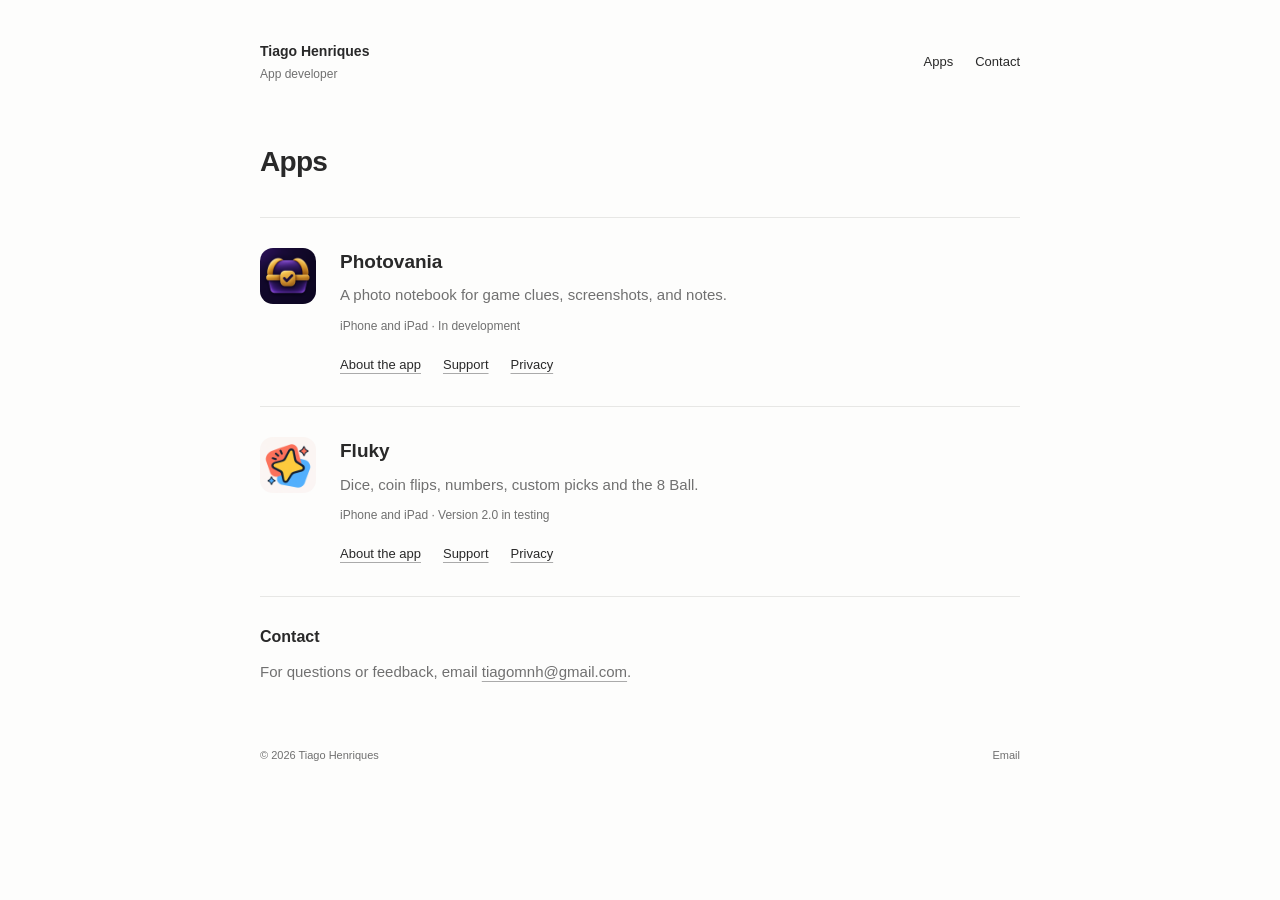
<file: index.html>
<!doctype html><html lang="en"><head><meta charset="utf-8"><meta name="viewport" content="width=device-width, initial-scale=1"><meta name="description" content="Apps by Tiago Henriques."><title>Tiago Henriques — Apps</title><link rel="icon" href="./assets/photovania-icon.png"><link rel="stylesheet" href="./style.css"></head><body><a class="skip" href="#main">Skip to content</a><header class="header wrap"><a class="wordmark" href="./">Tiago Henriques<span>App developer</span></a><nav aria-label="Main navigation"><a href="./#apps">Apps</a><a href="mailto:tiagomnh@gmail.com">Contact</a></nav></header><main id="main"><section class="intro wrap"><h1>Apps</h1></section><section id="apps" class="wrap"><article class="app-row"><img class="icon" src="assets/photovania-icon.png" width="56" height="56" alt=""><div><h2><a href="photovania/">Photovania</a></h2><p>A photo notebook for game clues, screenshots, and notes.</p><p class="small">iPhone and iPad · In development</p><div class="links"><a href="photovania/">About the app</a><a href="photovania/support/">Support</a><a href="photovania/privacy/">Privacy</a></div></div></article><article class="app-row"><picture><source srcset="assets/fluky/icon-dark.png" media="(prefers-color-scheme: dark)"><img class="icon" src="assets/fluky/icon.png" width="56" height="56" alt=""></picture><div><h2><a href="fluky/">Fluky</a></h2><p>Dice, coin flips, numbers, custom picks and the 8 Ball.</p><p class="small">iPhone and iPad · Version 2.0 in testing</p><div class="links"><a href="fluky/">About the app</a><a href="fluky/support/">Support</a><a href="fluky/privacy/">Privacy</a></div></div></article></section><section class="contact wrap"><h2>Contact</h2><p>For questions or feedback, email <a href="mailto:tiagomnh@gmail.com">tiagomnh@gmail.com</a>.</p></section></main><footer class="wrap"><span>© 2026 Tiago Henriques</span><a href="mailto:tiagomnh@gmail.com">Email</a></footer></body></html>
</file>
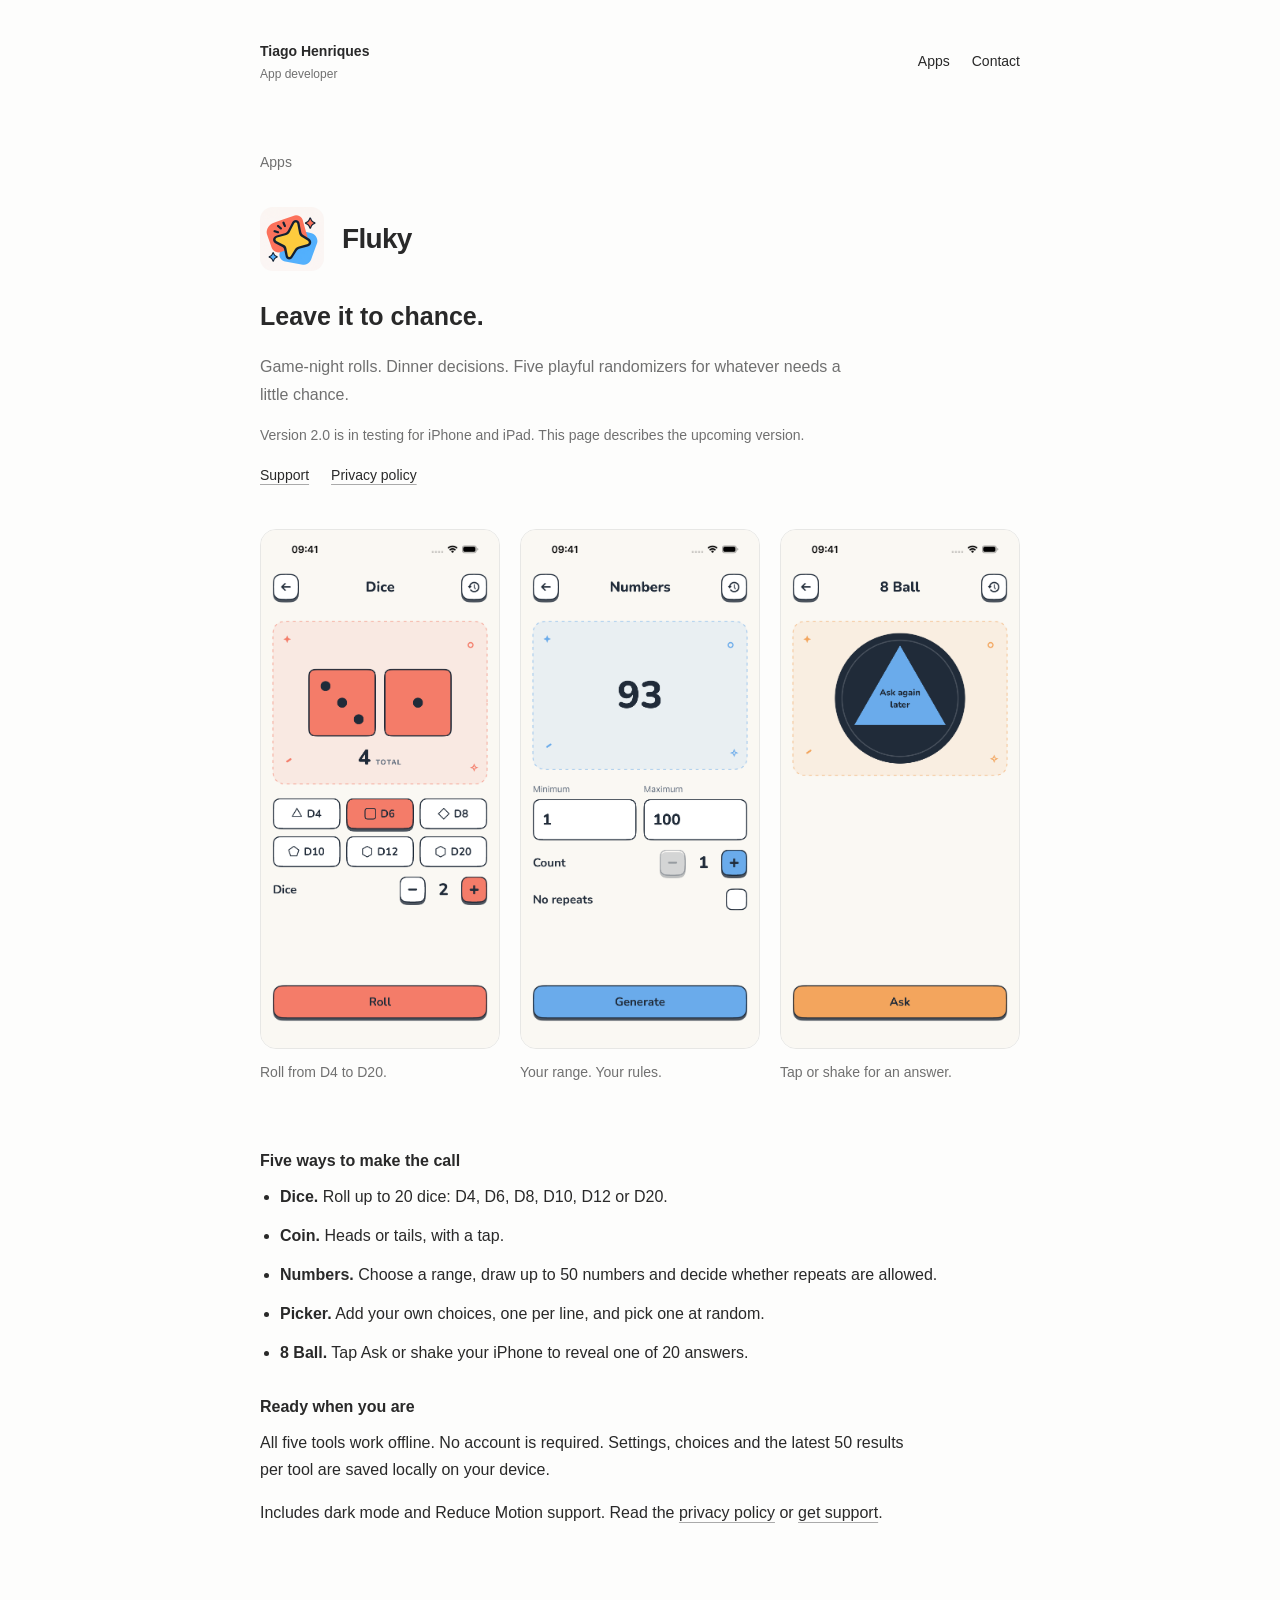
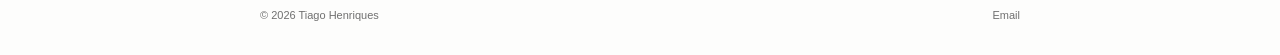
<file: fluky/index.html>
<!doctype html>
<html lang="en">
<head>
<meta charset="utf-8">
<meta name="viewport" content="width=device-width, initial-scale=1">
<meta name="description" content="Dice, coin flips, random numbers, custom-list picking and the 8 Ball for iPhone and iPad.">
<title>Fluky — Leave it to chance — Tiago Henriques</title>
<link rel="canonical" href="https://apps.tiagomnh.com/fluky/">
<link rel="icon" href="../assets/fluky/icon.png">
<link rel="stylesheet" href="../style.css">
</head>
<body class="fluky-page">
<a class="skip" href="#main">Skip to content</a>
<header class="header wrap">
<a class="wordmark" href="../">Tiago Henriques<span>App developer</span></a>
<nav aria-label="Main navigation"><a href="../#apps">Apps</a><a href="mailto:tiagomnh@gmail.com">Contact</a></nav>
</header>
<main id="main">
<section class="product-intro wrap">
<a class="back" href="../">Apps</a>
<div class="product-title"><picture><source srcset="../assets/fluky/icon-dark.png" media="(prefers-color-scheme: dark)"><img class="icon" src="../assets/fluky/icon.png" width="64" height="64" alt=""></picture><h1>Fluky</h1></div>
<p class="fluky-tagline">Leave it to chance.</p>
<p>Game-night rolls. Dinner decisions. Five playful randomizers for whatever needs a little chance.</p>
<p class="small">Version 2.0 is in testing for iPhone and iPad. This page describes the upcoming version.</p>
<div class="links"><a href="support/">Support</a><a href="privacy/">Privacy policy</a></div>
</section>
<section class="wrap screenshots" aria-label="Fluky screenshots">
<figure><a class="screenshot-link" href="../assets/fluky/dice.png"><img src="../assets/fluky/dice.png" width="1206" height="2622" alt="Fluky's dice roller showing two large dice and their total" loading="lazy"></a><figcaption>Roll from D4 to D20.</figcaption></figure>
<figure><a class="screenshot-link" href="../assets/fluky/numbers.png"><img src="../assets/fluky/numbers.png" width="1206" height="2622" alt="A generated number with minimum, maximum, count and no-repeats settings" loading="lazy"></a><figcaption>Your range. Your rules.</figcaption></figure>
<figure><a class="screenshot-link" href="../assets/fluky/eight-ball.png"><img src="../assets/fluky/eight-ball.png" width="1206" height="2622" alt="An 8 Ball revealing an answer, with an Ask button and no question-entry field" loading="lazy"></a><figcaption>Tap or shake for an answer.</figcaption></figure>
</section>
<section class="wrap information">
<h2>Five ways to make the call</h2>
<ul class="fluky-tools">
<li><strong>Dice.</strong> Roll up to 20 dice: D4, D6, D8, D10, D12 or D20.</li>
<li><strong>Coin.</strong> Heads or tails, with a tap.</li>
<li><strong>Numbers.</strong> Choose a range, draw up to 50 numbers and decide whether repeats are allowed.</li>
<li><strong>Picker.</strong> Add your own choices, one per line, and pick one at random.</li>
<li><strong>8 Ball.</strong> Tap Ask or shake your iPhone to reveal one of 20 answers.</li>
</ul>
<h2>Ready when you are</h2>
<p>All five tools work offline. No account is required. Settings, choices and the latest 50 results per tool are saved locally on your device.</p>
<p>Includes dark mode and Reduce Motion support. Read the <a href="privacy/">privacy policy</a> or <a href="support/">get support</a>.</p>
</section>
</main>
<footer class="wrap"><span>© 2026 Tiago Henriques</span><a href="mailto:tiagomnh@gmail.com">Email</a></footer>
</body>
</html>
</file>
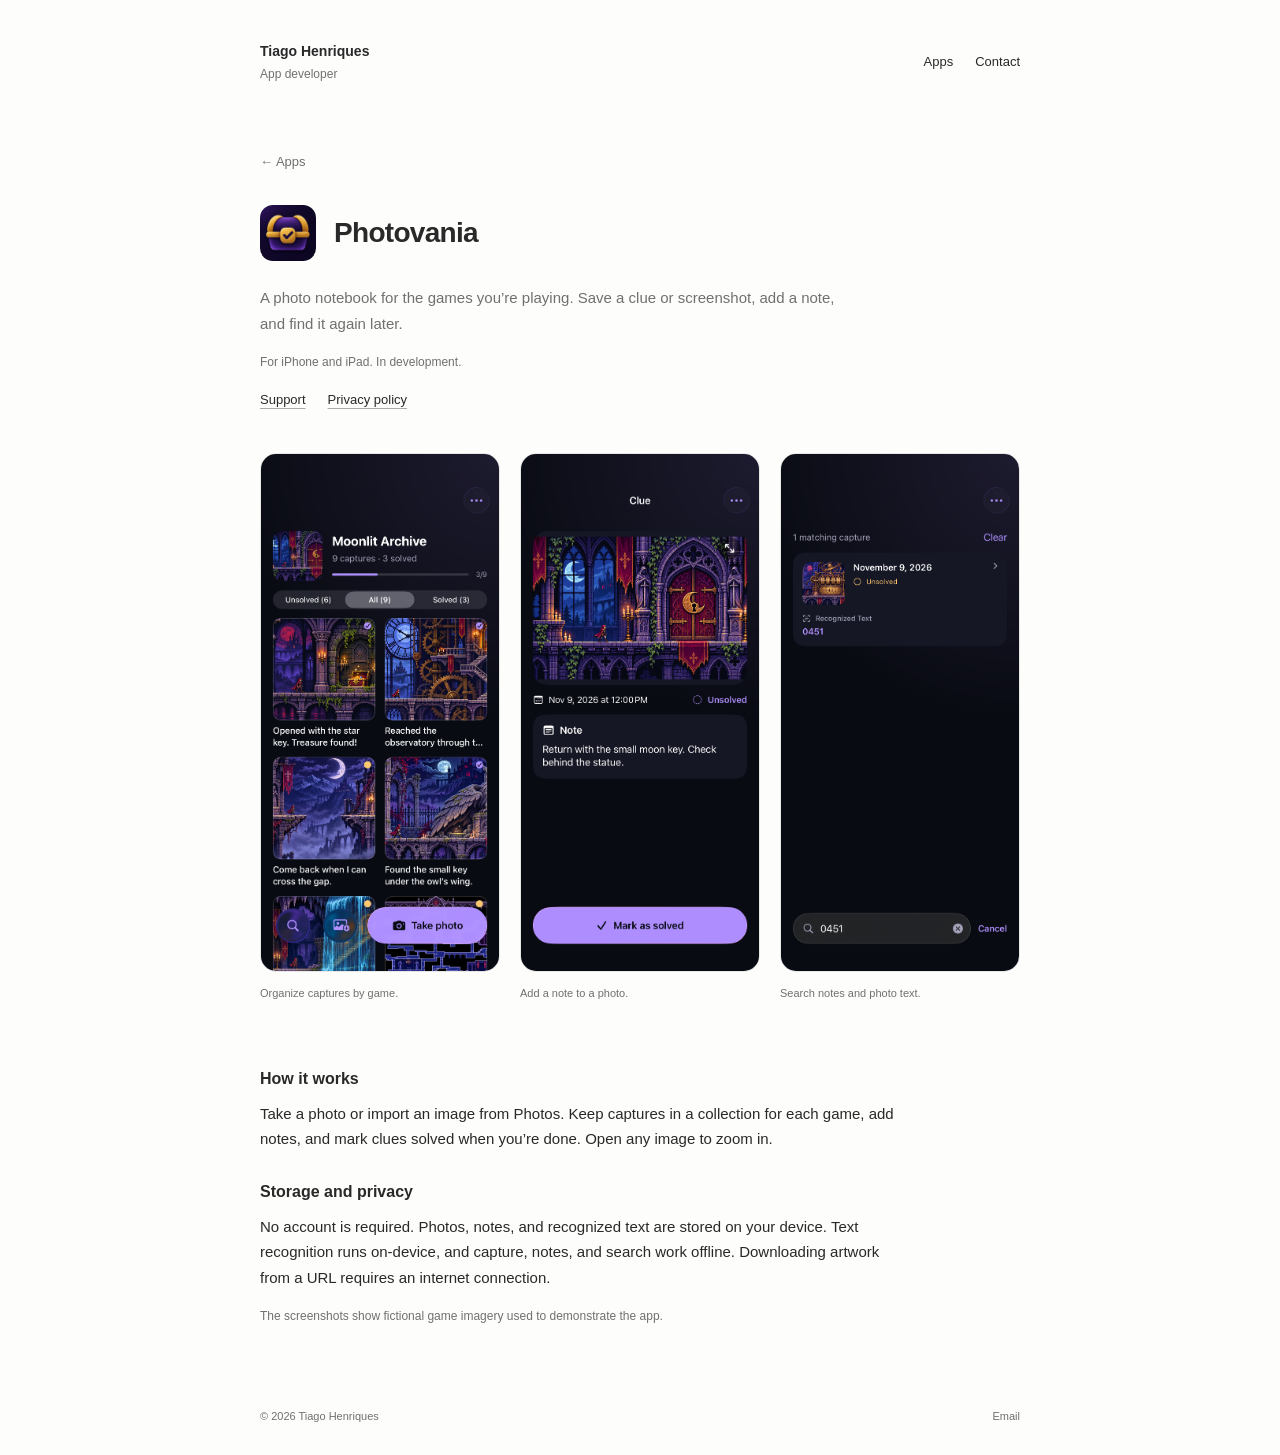
<file: photovania/index.html>
<!doctype html><html lang="en"><head><meta charset="utf-8"><meta name="viewport" content="width=device-width, initial-scale=1"><meta name="description" content="Save game clues, add notes, and find your way back with Photovania."><title>Photovania — Tiago Henriques</title><link rel="icon" href="../assets/photovania-icon.png"><link rel="stylesheet" href="../style.css"></head><body><a class="skip" href="#main">Skip to content</a><header class="header wrap"><a class="wordmark" href="../">Tiago Henriques<span>App developer</span></a><nav aria-label="Main navigation"><a href="../#apps">Apps</a><a href="mailto:tiagomnh@gmail.com">Contact</a></nav></header><main id="main"><section class="product-intro wrap"><a class="back" href="../">← Apps</a><div class="product-title"><img class="icon" src="../assets/photovania-icon.png" width="56" height="56" alt=""><h1>Photovania</h1></div><p>A photo notebook for the games you’re playing. Save a clue or screenshot, add a note, and find it again later.</p><p class="small">For iPhone and iPad. In development.</p><div class="links"><a href="support/">Support</a><a href="privacy/">Privacy policy</a></div></section><section class="wrap screenshots" aria-label="App screenshots"><figure><a class="screenshot-link" href="../assets/ui-collection.png" aria-label="Enlarge screenshot: Game collection with saved photos and solved progress"><img src="../assets/ui-collection.png" width="1206" height="2622" alt="Game collection with saved photos and solved progress"></a><figcaption>Organize captures by game.</figcaption></figure><figure><a class="screenshot-link" href="../assets/ui-notes.png" aria-label="Enlarge screenshot: Saved photo with a note about a moon key"><img src="../assets/ui-notes.png" width="1206" height="2622" alt="Saved photo with a note about a moon key"></a><figcaption>Add a note to a photo.</figcaption></figure><figure><a class="screenshot-link" href="../assets/ui-search.png" aria-label="Enlarge screenshot: Search results for text recognized in a photo"><img src="../assets/ui-search.png" width="1206" height="2622" alt="Search results for text recognized in a photo"></a><figcaption>Search notes and photo text.</figcaption></figure></section><section class="wrap information"><h2>How it works</h2><p>Take a photo or import an image from Photos. Keep captures in a collection for each game, add notes, and mark clues solved when you’re done. Open any image to zoom in.</p><h2>Storage and privacy</h2><p>No account is required. Photos, notes, and recognized text are stored on your device. Text recognition runs on-device, and capture, notes, and search work offline. Downloading artwork from a URL requires an internet connection.</p><p class="small">The screenshots show fictional game imagery used to demonstrate the app.</p></section></main><dialog class="image-viewer" aria-label="Expanded app screenshot"><form method="dialog"><button autofocus aria-label="Close screenshot">Close</button></form><img alt=""></dialog><script src="../screenshots.js" defer></script><footer class="wrap"><span>© 2026 Tiago Henriques</span><a href="mailto:tiagomnh@gmail.com">Email</a></footer></body></html>
</file>
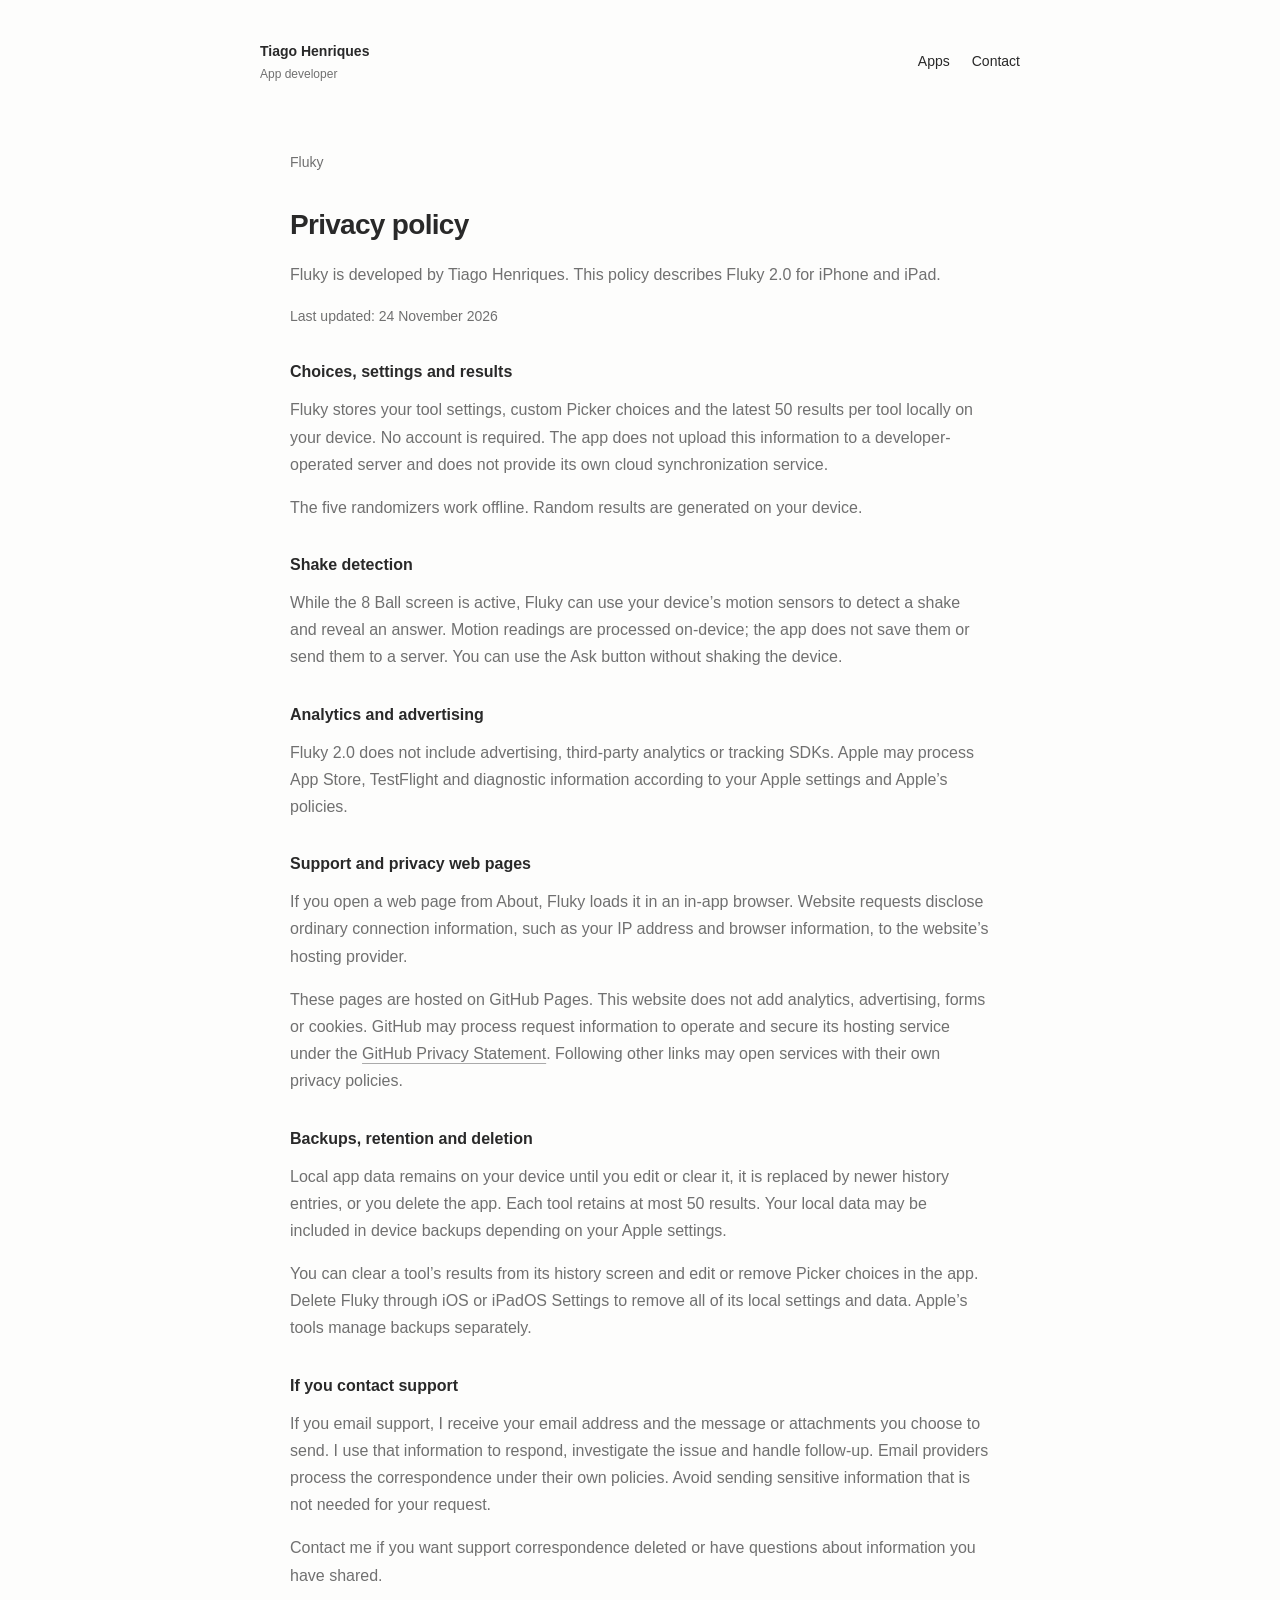
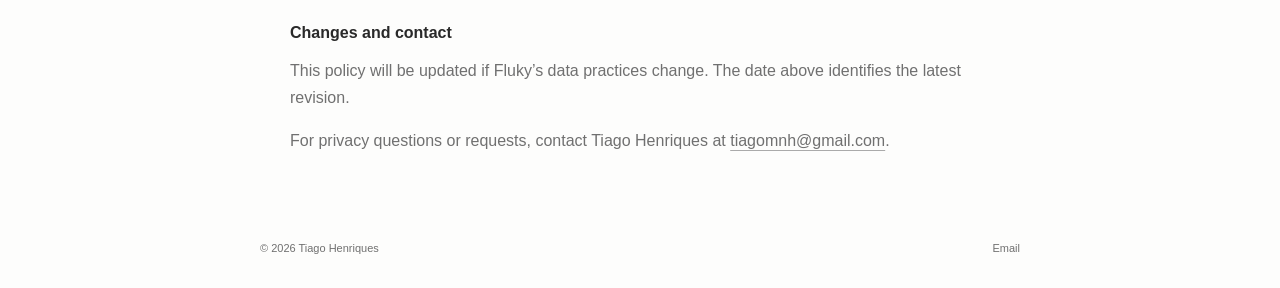
<file: fluky/privacy/index.html>
<!doctype html>
<html lang="en">
<head>
<meta charset="utf-8">
<meta name="viewport" content="width=device-width, initial-scale=1">
<meta name="description" content="How Fluky 2.0 handles choices, random results, motion data and support requests.">
<title>Fluky Privacy Policy — Tiago Henriques</title>
<link rel="canonical" href="https://apps.tiagomnh.com/fluky/privacy/">
<link rel="icon" href="../../assets/fluky/icon.png">
<link rel="stylesheet" href="../../style.css">
</head>
<body class="fluky-page">
<a class="skip" href="#main">Skip to content</a>
<header class="header wrap">
<a class="wordmark" href="../../">Tiago Henriques<span>App developer</span></a>
<nav aria-label="Main navigation"><a href="../../#apps">Apps</a><a href="mailto:tiagomnh@gmail.com">Contact</a></nav>
</header>
<main id="main">
<article class="document wrap">
<a class="back" href="../">Fluky</a>
<h1>Privacy policy</h1>
<p class="lede">Fluky is developed by Tiago Henriques. This policy describes Fluky 2.0 for iPhone and iPad.</p>
<p class="small">Last updated: 24 November 2026</p>
<section><h2>Choices, settings and results</h2><p>Fluky stores your tool settings, custom Picker choices and the latest 50 results per tool locally on your device. No account is required. The app does not upload this information to a developer-operated server and does not provide its own cloud synchronization service.</p><p>The five randomizers work offline. Random results are generated on your device.</p></section>
<section><h2>Shake detection</h2><p>While the 8 Ball screen is active, Fluky can use your device’s motion sensors to detect a shake and reveal an answer. Motion readings are processed on-device; the app does not save them or send them to a server. You can use the Ask button without shaking the device.</p></section>
<section><h2>Analytics and advertising</h2><p>Fluky 2.0 does not include advertising, third-party analytics or tracking SDKs. Apple may process App Store, TestFlight and diagnostic information according to your Apple settings and Apple’s policies.</p></section>
<section><h2>Support and privacy web pages</h2><p>If you open a web page from About, Fluky loads it in an in-app browser. Website requests disclose ordinary connection information, such as your IP address and browser information, to the website’s hosting provider.</p><p>These pages are hosted on GitHub Pages. This website does not add analytics, advertising, forms or cookies. GitHub may process request information to operate and secure its hosting service under the <a href="https://docs.github.com/en/site-policy/privacy-policies/github-general-privacy-statement">GitHub Privacy Statement</a>. Following other links may open services with their own privacy policies.</p></section>
<section><h2>Backups, retention and deletion</h2><p>Local app data remains on your device until you edit or clear it, it is replaced by newer history entries, or you delete the app. Each tool retains at most 50 results. Your local data may be included in device backups depending on your Apple settings.</p><p>You can clear a tool’s results from its history screen and edit or remove Picker choices in the app. Delete Fluky through iOS or iPadOS Settings to remove all of its local settings and data. Apple’s tools manage backups separately.</p></section>
<section><h2>If you contact support</h2><p>If you email support, I receive your email address and the message or attachments you choose to send. I use that information to respond, investigate the issue and handle follow-up. Email providers process the correspondence under their own policies. Avoid sending sensitive information that is not needed for your request.</p><p>Contact me if you want support correspondence deleted or have questions about information you have shared.</p></section>
<section><h2>Changes and contact</h2><p>This policy will be updated if Fluky’s data practices change. The date above identifies the latest revision.</p><p>For privacy questions or requests, contact Tiago Henriques at <a href="mailto:tiagomnh@gmail.com">tiagomnh@gmail.com</a>.</p></section>
</article>
</main>
<footer class="wrap"><span>© 2026 Tiago Henriques</span><a href="mailto:tiagomnh@gmail.com">Email</a></footer>
</body>
</html>
</file>
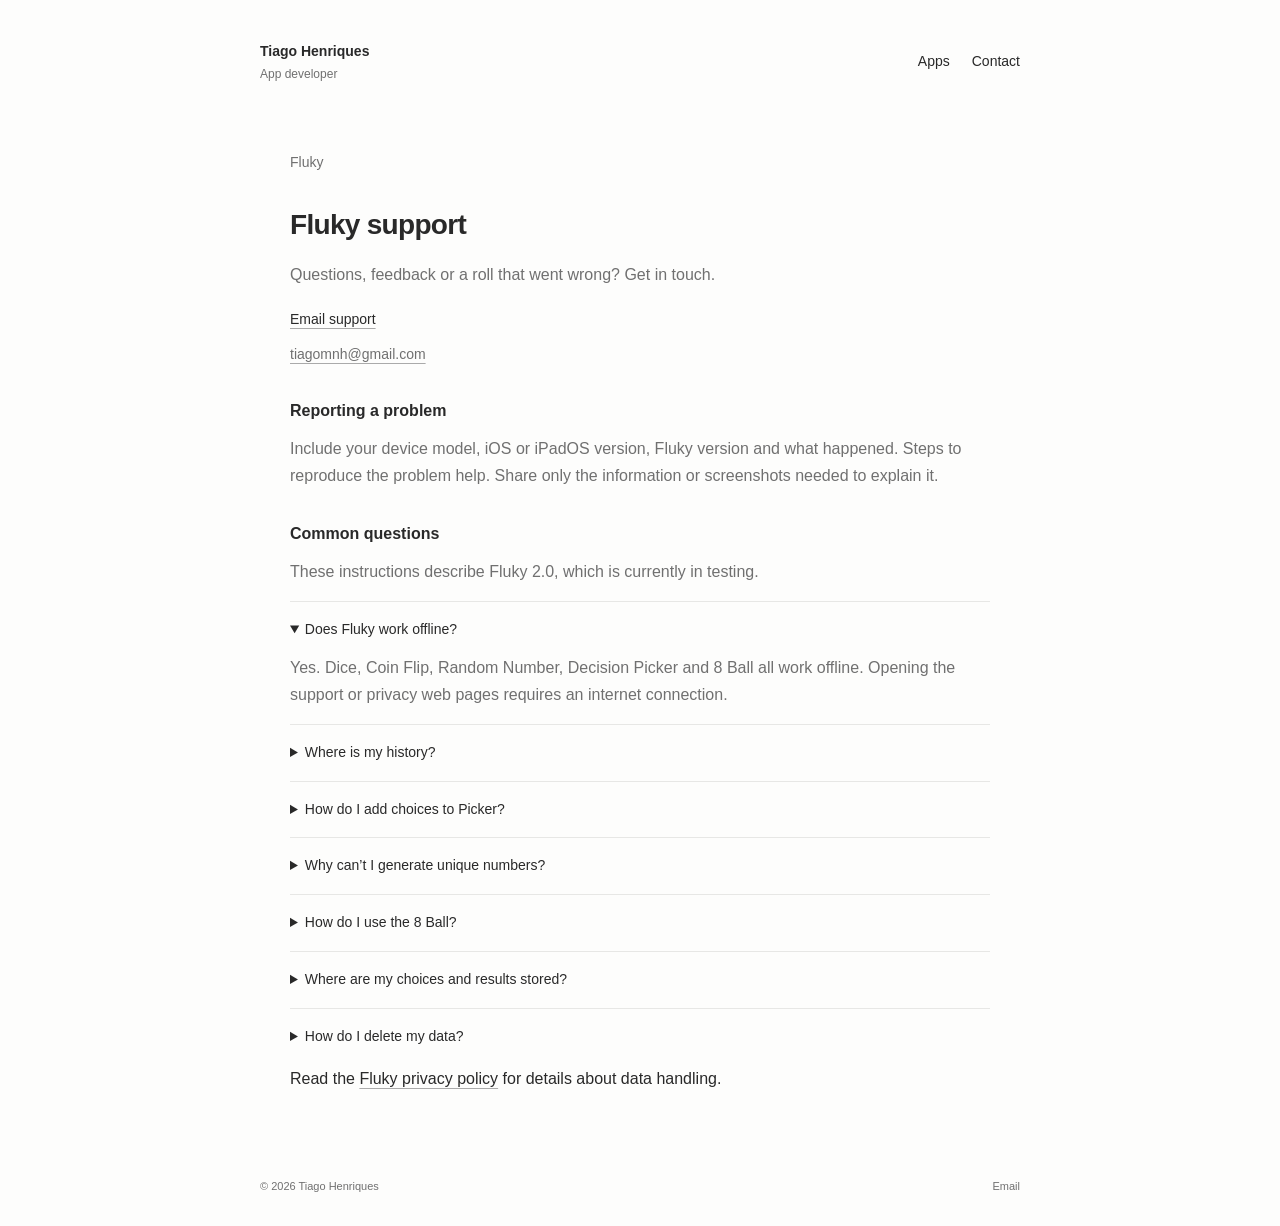
<file: fluky/support/index.html>
<!doctype html>
<html lang="en">
<head>
<meta charset="utf-8">
<meta name="viewport" content="width=device-width, initial-scale=1">
<meta name="description" content="Help, common questions and email support for Fluky.">
<title>Fluky Support — Tiago Henriques</title>
<link rel="canonical" href="https://apps.tiagomnh.com/fluky/support/">
<link rel="icon" href="../../assets/fluky/icon.png">
<link rel="stylesheet" href="../../style.css">
</head>
<body class="fluky-page">
<a class="skip" href="#main">Skip to content</a>
<header class="header wrap">
<a class="wordmark" href="../../">Tiago Henriques<span>App developer</span></a>
<nav aria-label="Main navigation"><a href="../../#apps">Apps</a><a href="mailto:tiagomnh@gmail.com">Contact</a></nav>
</header>
<main id="main">
<article class="document wrap">
<a class="back" href="../">Fluky</a>
<h1>Fluky support</h1>
<p class="lede">Questions, feedback or a roll that went wrong? Get in touch.</p>
<a class="button" href="mailto:tiagomnh@gmail.com?subject=Fluky%20support">Email support</a>
<p class="small"><a href="mailto:tiagomnh@gmail.com">tiagomnh@gmail.com</a></p>
<section><h2>Reporting a problem</h2><p>Include your device model, iOS or iPadOS version, Fluky version and what happened. Steps to reproduce the problem help. Share only the information or screenshots needed to explain it.</p></section>
<section><h2>Common questions</h2>
<p>These instructions describe Fluky 2.0, which is currently in testing.</p>
<details open><summary>Does Fluky work offline?</summary><p>Yes. Dice, Coin Flip, Random Number, Decision Picker and 8 Ball all work offline. Opening the support or privacy web pages requires an internet connection.</p></details>
<details><summary>Where is my history?</summary><p>Open a tool and tap the history button in its top-right corner. Each tool keeps its latest 50 results. Use Clear History in that view to remove that tool’s results.</p></details>
<details><summary>How do I add choices to Picker?</summary><p>Open Decision Picker and enter one choice per line. Tap Pick to choose one at random. You can edit or remove the choices in the same field.</p></details>
<details><summary>Why can’t I generate unique numbers?</summary><p>Your range must contain at least as many whole numbers as the count you request. Increase the range, lower Count or turn off No repeats.</p></details>
<details><summary>How do I use the 8 Ball?</summary><p>Open 8 Ball and tap Ask. You can also shake a supported iPhone while that screen is active. There is no question-entry field. If shaking does not trigger a result, use the Ask button.</p></details>
<details><summary>Where are my choices and results stored?</summary><p>They are saved locally on your device. Fluky does not require an account or provide its own cloud sync. Device backups depend on your Apple settings.</p></details>
<details><summary>How do I delete my data?</summary><p>Clear each tool’s history from its history screen and edit or remove your Picker choices in the app. To remove all local settings and data, delete Fluky through iOS or iPadOS Settings. Device backups are managed separately through Apple’s tools.</p></details>
</section>
<p>Read the <a href="../privacy/">Fluky privacy policy</a> for details about data handling.</p>
</article>
</main>
<footer class="wrap"><span>© 2026 Tiago Henriques</span><a href="mailto:tiagomnh@gmail.com">Email</a></footer>
</body>
</html>
</file>
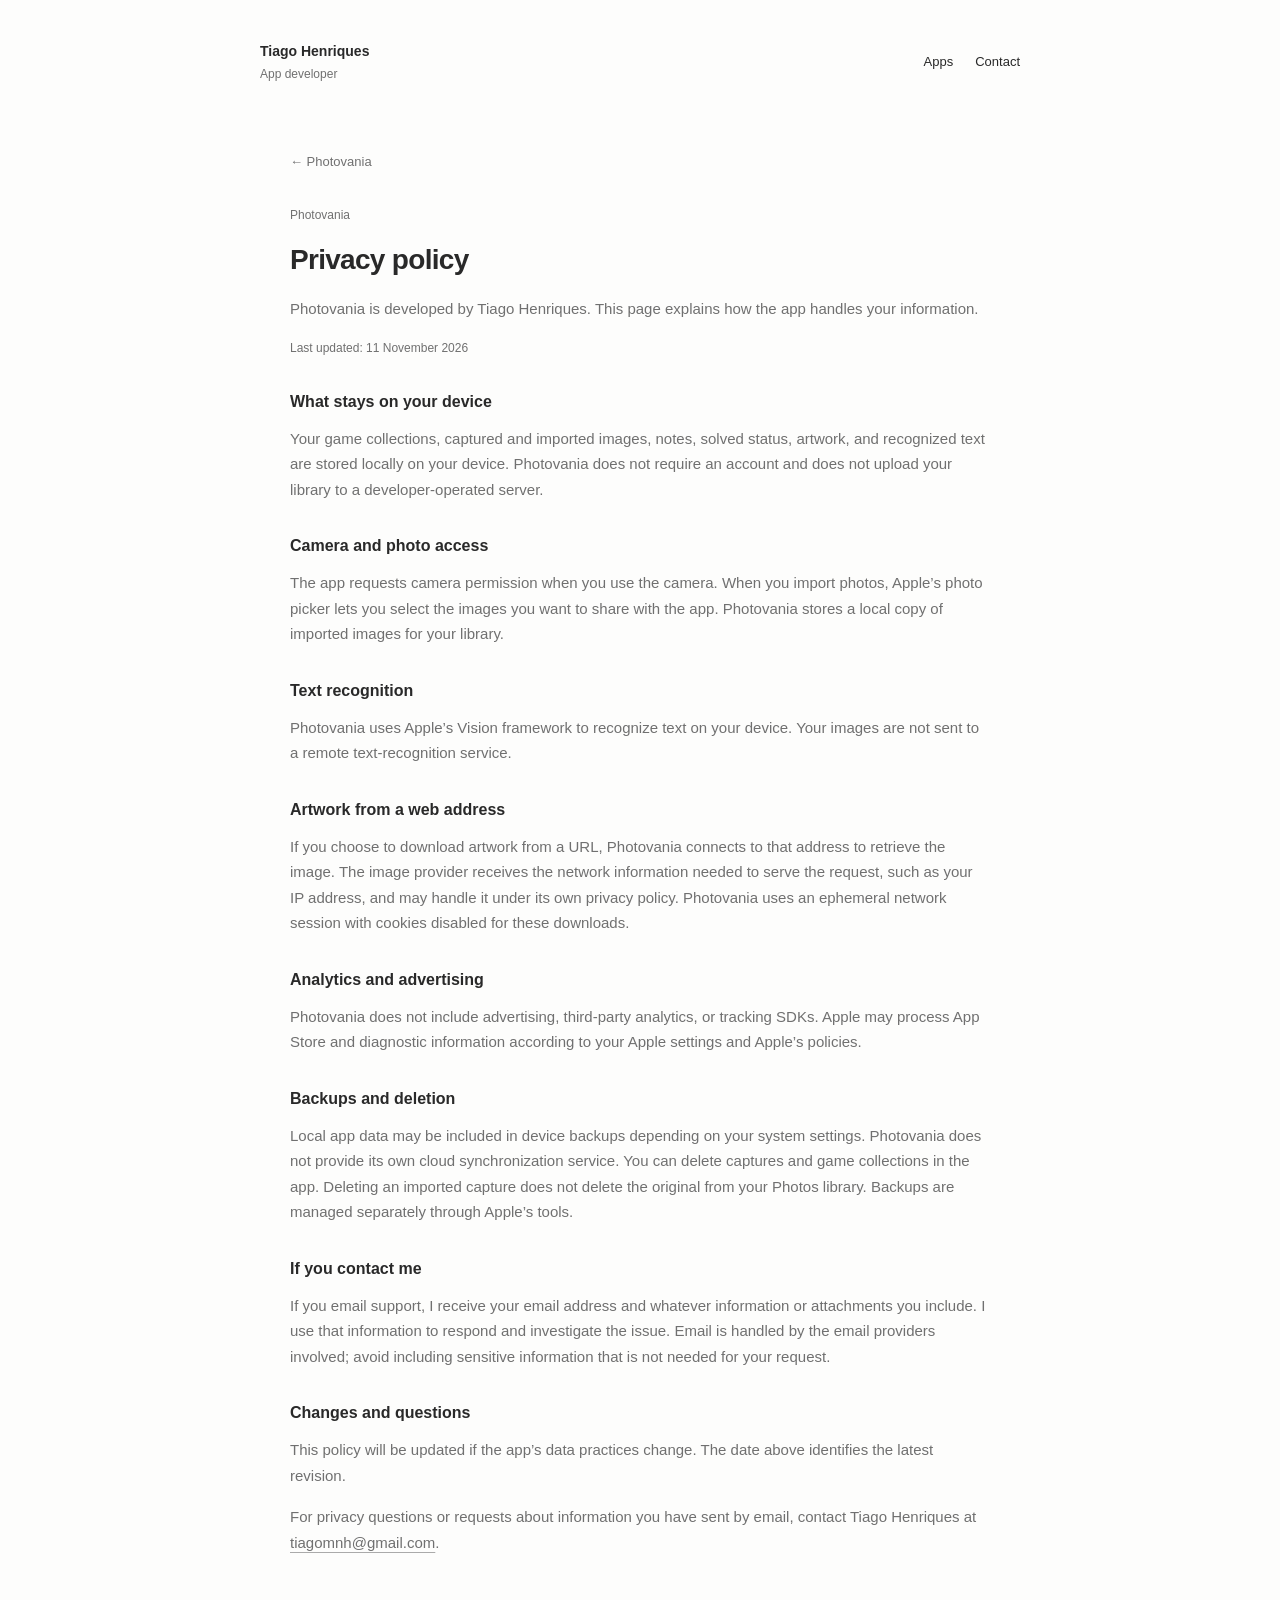
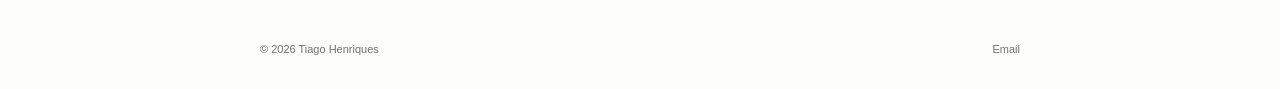
<file: photovania/privacy/index.html>
<!doctype html><html lang="en"><head><meta charset="utf-8"><meta name="viewport" content="width=device-width, initial-scale=1"><meta name="description" content="How Photovania handles your photos, notes, and other information."><title>Photovania Privacy — Tiago Henriques</title><link rel="icon" href="../../assets/photovania-icon.png"><link rel="stylesheet" href="../../style.css"></head><body><a class="skip" href="#main">Skip to content</a><header class="header wrap"><a class="wordmark" href="../../">Tiago Henriques<span>App developer</span></a><nav aria-label="Main navigation"><a href="../../#apps">Apps</a><a href="mailto:tiagomnh@gmail.com">Contact</a></nav></header><main id="main"><article class="document wrap"><a class="back" href="../">← Photovania</a><p class="small">Photovania</p><h1>Privacy policy</h1><p class="lede">Photovania is developed by Tiago Henriques. This page explains how the app handles your information.</p><p class="small">Last updated: 11 November 2026</p><section><h2>What stays on your device</h2><p>Your game collections, captured and imported images, notes, solved status, artwork, and recognized text are stored locally on your device. Photovania does not require an account and does not upload your library to a developer-operated server.</p></section><section><h2>Camera and photo access</h2><p>The app requests camera permission when you use the camera. When you import photos, Apple’s photo picker lets you select the images you want to share with the app. Photovania stores a local copy of imported images for your library.</p></section><section><h2>Text recognition</h2><p>Photovania uses Apple’s Vision framework to recognize text on your device. Your images are not sent to a remote text-recognition service.</p></section><section><h2>Artwork from a web address</h2><p>If you choose to download artwork from a URL, Photovania connects to that address to retrieve the image. The image provider receives the network information needed to serve the request, such as your IP address, and may handle it under its own privacy policy. Photovania uses an ephemeral network session with cookies disabled for these downloads.</p></section><section><h2>Analytics and advertising</h2><p>Photovania does not include advertising, third-party analytics, or tracking SDKs. Apple may process App Store and diagnostic information according to your Apple settings and Apple’s policies.</p></section><section><h2>Backups and deletion</h2><p>Local app data may be included in device backups depending on your system settings. Photovania does not provide its own cloud synchronization service. You can delete captures and game collections in the app. Deleting an imported capture does not delete the original from your Photos library. Backups are managed separately through Apple’s tools.</p></section><section><h2>If you contact me</h2><p>If you email support, I receive your email address and whatever information or attachments you include. I use that information to respond and investigate the issue. Email is handled by the email providers involved; avoid including sensitive information that is not needed for your request.</p></section><section><h2>Changes and questions</h2><p>This policy will be updated if the app’s data practices change. The date above identifies the latest revision.</p><p>For privacy questions or requests about information you have sent by email, contact Tiago Henriques at <a href="mailto:tiagomnh@gmail.com">tiagomnh@gmail.com</a>.</p></section></article></main><footer class="wrap"><span>© 2026 Tiago Henriques</span><a href="mailto:tiagomnh@gmail.com">Email</a></footer></body></html>
</file>
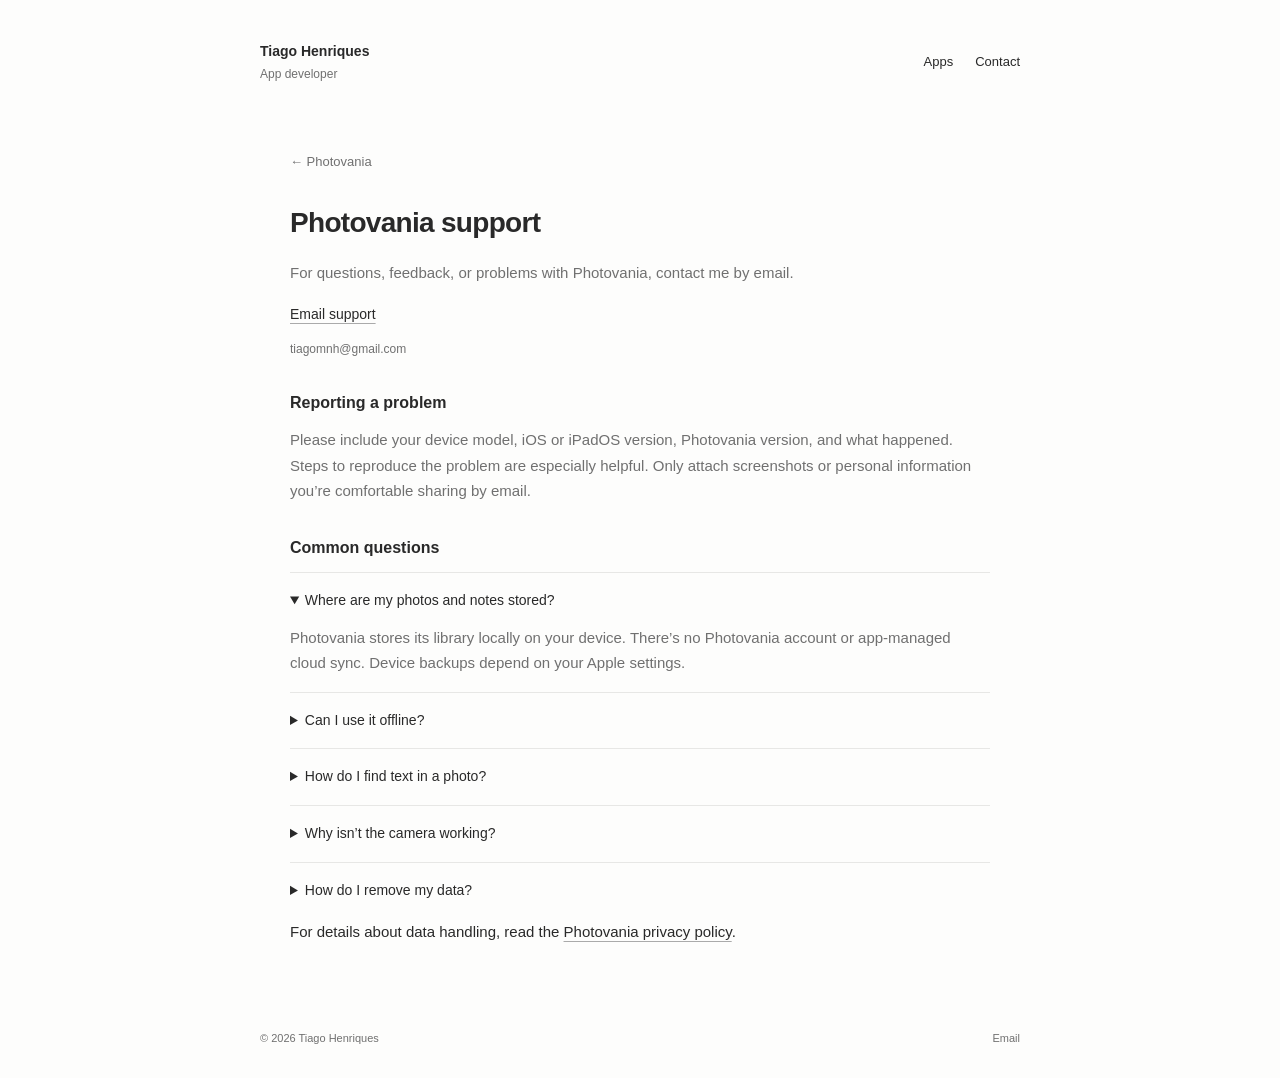
<file: photovania/support/index.html>
<!doctype html><html lang="en"><head><meta charset="utf-8"><meta name="viewport" content="width=device-width, initial-scale=1"><meta name="description" content="Help and contact information for Photovania."><title>Photovania Support — Tiago Henriques</title><link rel="icon" href="../../assets/photovania-icon.png"><link rel="stylesheet" href="../../style.css"></head><body><a class="skip" href="#main">Skip to content</a><header class="header wrap"><a class="wordmark" href="../../">Tiago Henriques<span>App developer</span></a><nav aria-label="Main navigation"><a href="../../#apps">Apps</a><a href="mailto:tiagomnh@gmail.com">Contact</a></nav></header><main id="main"><article class="document wrap"><a class="back" href="../">← Photovania</a><h1>Photovania support</h1><p class="lede">For questions, feedback, or problems with Photovania, contact me by email.</p><a class="button" href="mailto:tiagomnh@gmail.com?subject=Photovania%20support">Email support</a><p class="small">tiagomnh@gmail.com</p><section><h2>Reporting a problem</h2><p>Please include your device model, iOS or iPadOS version, Photovania version, and what happened. Steps to reproduce the problem are especially helpful. Only attach screenshots or personal information you’re comfortable sharing by email.</p></section><section><h2>Common questions</h2><details open><summary>Where are my photos and notes stored?</summary><p>Photovania stores its library locally on your device. There’s no Photovania account or app-managed cloud sync. Device backups depend on your Apple settings.</p></details><details><summary>Can I use it offline?</summary><p>Yes. Taking photos, importing available local images, writing notes, and searching work offline. Downloading artwork from a web address requires a connection. Images stored only in iCloud Photos may need to download first.</p></details><details><summary>How do I find text in a photo?</summary><p>Open a game and use search. Photovania searches notes and text recognized in your saved photos. Recognition happens on-device; its accuracy depends on the image and how legible the text is.</p></details><details><summary>Why isn’t the camera working?</summary><p>Check Photovania’s camera permission in the Settings app. You can also import a screenshot from Photos instead.</p></details><details><summary>How do I remove my data?</summary><p>Delete individual captures or a game collection inside Photovania. Deleting a game also deletes its captures. Images you originally imported from Photos remain in your Photos library.</p></details></section><p>For details about data handling, read the <a href="../privacy/">Photovania privacy policy</a>.</p></article></main><footer class="wrap"><span>© 2026 Tiago Henriques</span><a href="mailto:tiagomnh@gmail.com">Email</a></footer></body></html>
</file>
<file: style.css>
:root { color-scheme: light; --ink: #292929; --muted: #707070; --line: #e7e7e5; --paper: #fdfdfc; }
* { box-sizing: border-box; }
body { margin: 0; background: var(--paper); color: var(--ink); font: 15px/1.7 -apple-system, BlinkMacSystemFont, "Segoe UI", sans-serif; -webkit-font-smoothing: antialiased; }
a { color: inherit; text-decoration-color: #aaa; text-underline-offset: 4px; }
a:hover { text-decoration-color: var(--ink); }
.wrap { max-width: 820px; padding-inline: 30px; margin-inline: auto; }
.header { display: flex; justify-content: space-between; align-items: center; padding-top: 40px; padding-bottom: 28px; }
.wordmark { font-size: 14px; font-weight: 600; text-decoration: none; }
.wordmark span { display: block; font-size: 12px; font-weight: 400; color: var(--muted); }
nav, .links { display: flex; flex-wrap: wrap; gap: 22px; font-size: 13px; }
nav a, footer a { text-decoration: none; }
h1, h2, p { margin-top: 0; }
h1 { font-size: 28px; line-height: 1.3; letter-spacing: -.7px; font-weight: 550; margin-bottom: 18px; }
h2 { font-size: 16px; line-height: 1.5; font-weight: 600; margin-bottom: 10px; }
p { margin-bottom: 16px; }
.intro { padding-top: 32px; padding-bottom: 18px; }
.intro p, .app-row p, .contact p, .product-intro>p { color: var(--muted); }
.app-row { display: grid; grid-template-columns: 56px 1fr; gap: 24px; border-top: 1px solid var(--line); border-bottom: 1px solid var(--line); padding-block: 30px; }
.app-row h2 { font-size: 19px; margin-bottom: 6px; }
.app-row h2 a { text-decoration: none; }
.app-row p { margin-bottom: 8px; }
.app-row .links { margin-top: 18px; }
.icon { border-radius: 13px; display: block; }
.small, .availability { color: var(--muted); font-size: 12px; }
.contact { padding-top: 28px; padding-bottom: 22px; }
footer { display: flex; justify-content: space-between; flex-wrap: wrap; gap: 18px; padding-top: 24px; padding-bottom: 30px; color: var(--muted); font-size: 11px; }
footer div { display: flex; flex-wrap: wrap; gap: 20px; }
.product-intro { padding-top: 36px; padding-bottom: 32px; }
.back { display: inline-block; color: var(--muted); font-size: 13px; margin-bottom: 32px; text-decoration: none; }
.product-title { display: flex; align-items: center; gap: 18px; margin-bottom: 24px; }
.product-title h1 { margin: 0; }
.product-intro>p { max-width: 590px; }
.screenshots { display: grid; grid-template-columns: repeat(3,minmax(0,1fr)); gap: 20px; padding-top: 10px; padding-bottom: 36px; }
figure { margin: 0; }
figure img { display: block; width: 100%; height: auto; border-radius: 16px; border: 1px solid var(--line); }
figcaption { font-size: 11px; color: var(--muted); margin-top: 12px; }
.information { padding-bottom: 40px; }
.information h2 { margin-top: 28px; }
.information p { max-width: 650px; }
.document { max-width: 760px; padding-top: 36px; padding-bottom: 45px; }
.document .lede { color: var(--muted); }
.document section { margin-top: 32px; }
.document h2 { margin-bottom: 12px; }
.document section p { color: var(--muted); }
.button { display: inline-block; margin: 0 0 12px; font-size: 14px; }
details { border-top: 1px solid var(--line); padding-block: 16px; }
summary { cursor: pointer; font-size: 14px; }
details p { margin-top: 12px; margin-bottom: 0; }
.skip { position: absolute; left: 16px; top: -80px; padding: 8px; background: var(--paper); }
.skip:focus { top: 8px; }
:focus-visible { outline: 2px solid var(--ink); outline-offset: 5px; }
@media (max-width: 560px) {
 .wrap { padding-inline: 22px; }
 .header { padding-top: 26px; }
 nav { gap: 16px; }
 .intro { padding-top: 24px; }
 h1 { font-size: 25px; }
 .app-row { gap: 18px; grid-template-columns: 44px 1fr; }
 .app-row .icon { width: 44px; height: 44px; border-radius: 10px; }
 .screenshots { gap: 14px; overflow-x: auto; grid-template-columns: repeat(3, 180px); scroll-snap-type: x proximity; }
 figure { scroll-snap-align: start; }
 footer { flex-direction: column; }
 .contact { padding-bottom: 18px; }
}

@media (prefers-color-scheme: dark) {
 :root { color-scheme: dark; --ink: #e6e6e3; --muted: #aaa9a5; --line: #343432; --paper: #1b1b1a; }
 a { text-decoration-color: #777; }
}
.screenshot-link { display: block; border-radius: 16px; cursor: zoom-in; }
.image-viewer { border: 1px solid var(--line); border-radius: 12px; padding: 14px; background: var(--paper); color: var(--ink); max-width: calc(100vw - 24px); max-height: calc(100dvh - 24px); }
.image-viewer::backdrop { background: rgb(0 0 0 / .75); }
.image-viewer form { display: flex; justify-content: flex-end; margin-bottom: 12px; }
.image-viewer button { font: inherit; color: inherit; background: transparent; border: 1px solid var(--line); border-radius: 6px; padding: 6px 14px; cursor: pointer; }
.image-viewer>img { display: block; width: auto; height: auto; max-width: 100%; max-height: calc(100dvh - 120px); margin-inline: auto; border-radius: 8px; }
html:has(.image-viewer[open]) { overflow: hidden; }

/* Fluky pages share the developer-site layout. */
.fluky-page { font-size: 16px; }
.fluky-page .small, .fluky-page .back, .fluky-page .links,
.fluky-page nav, .fluky-page .button, .fluky-page summary,
.fluky-page figcaption { font-size: 14px; }
.fluky-page .fluky-tagline { color: var(--ink); font-size: 25px; font-weight: 600; }
.fluky-tools { padding-left: 20px; margin: 0; }
.fluky-tools li { margin-bottom: 12px; }
.app-row + .app-row { border-top: 0; }
</file>
